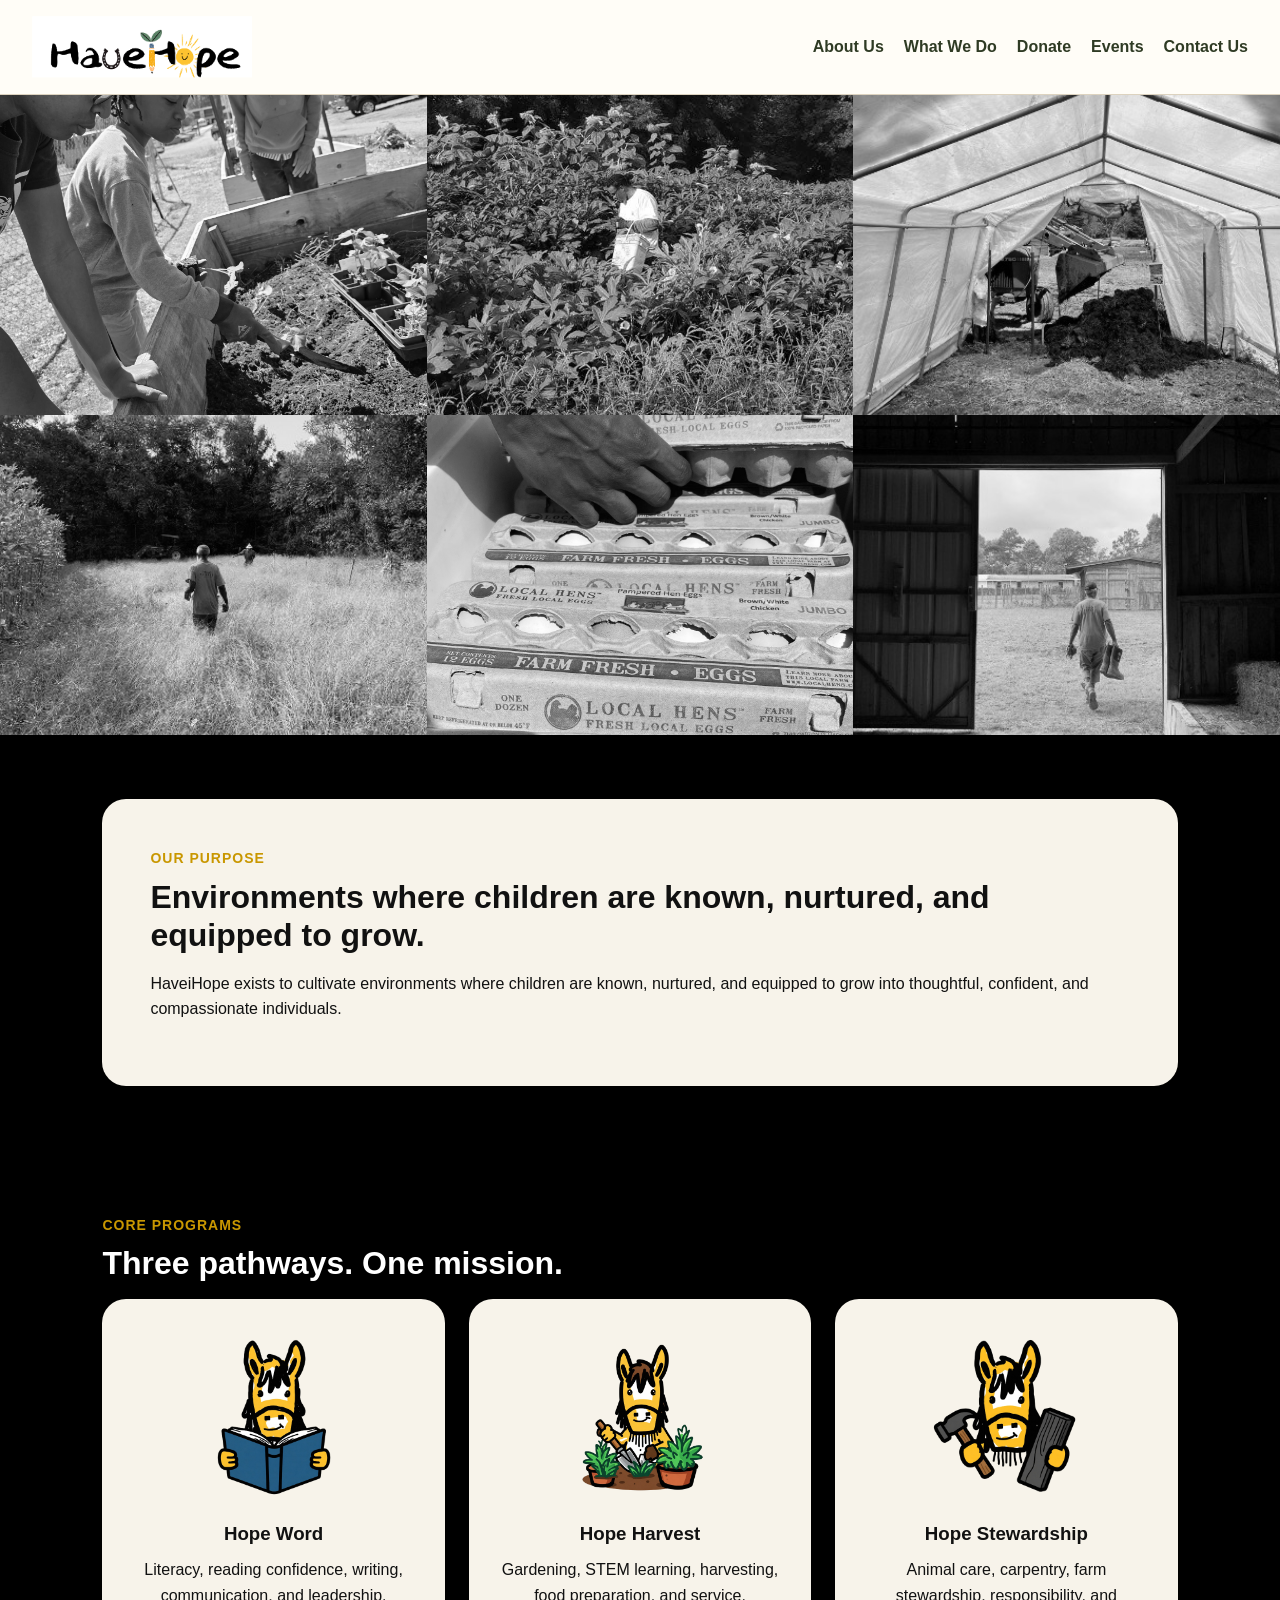
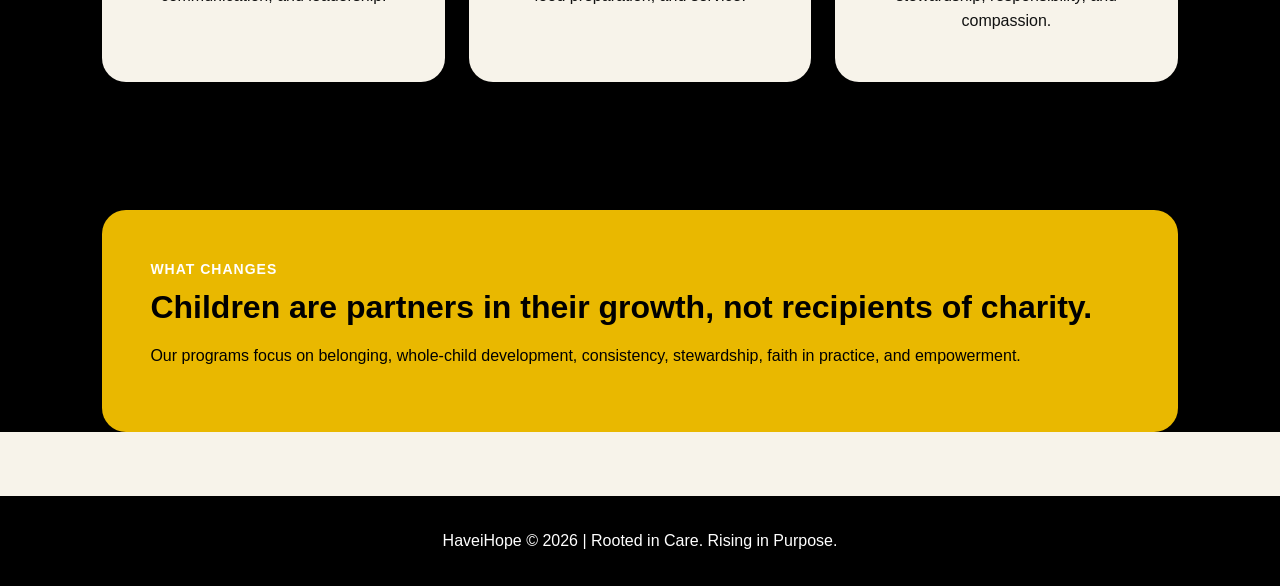
<file: index.html>
<!DOCTYPE html>
<html lang="en">
<head>
  <meta charset="UTF-8">
  <meta name="viewport" content="width=device-width, initial-scale=1.0">
  <title>HaveiHope | About Us</title>
  <link rel="stylesheet" href="styles.css">
</head>
<body>
  <header class="site-header">
  <a href="index.html" class="brand">
    <img src="images/logo-primary.png" alt="HaveiHope logo">
  </a>

  <button class="menu-button" id="menuButton">☰</button>

  <nav class="navbar" id="navbar">
    <a href="index.html">About Us</a>
    <a href="programs.html">What We Do</a>
    <a href="donate.html">Donate</a>
    <a href="events.html">Events</a>
    <a href="contact.html">Contact Us</a>
  </nav>
</header>
  <main class="about-page">

  <!-- IMAGE COLLAGE -->
  <section class="about-collage">
    <img src="images/child-planting.jpg" alt="Child planting seeds in a garden bed">
    <img src="images/garden-harvest.jpg" alt="Harvested vegetables being collected from a garden">
    <img src="images/green-house.jpg" alt="Greenhouse used for growing plants and vegetables">
    <img src="images/fieldwalking.jpg" alt="Volunteers walking through a farm field">
    <img src="images/eggs-cartons.jpg" alt="Volunteers walking through a farm field">
    <img src="images/herobarn.jpg" alt="Barn on the HaveiHope farm">
  </section>

  <!-- PURPOSE -->
  <section class="color-block cream-block">
    <p class="eyebrow">OUR PURPOSE</p>
    <h2>Environments where children are known, nurtured, and equipped to grow.</h2>
    <p>
      HaveiHope exists to cultivate environments where children are known,
      nurtured, and equipped to grow into thoughtful, confident, and compassionate individuals.
    </p>
  </section>


  <!-- CORE PROGRAMS -->
  <section class="section black-section">
    <p class="eyebrow">CORE PROGRAMS</p>
    <h2>Three pathways. One mission.</h2>

    <div class="program-preview-grid">
      <article>
        <img src="images/icon-hope-word.png" alt="icon for Hope Word Program">
        <h3>Hope Word</h3>
        <p>Literacy, reading confidence, writing, communication, and leadership.</p>
      </article>

      <article>
        <img src="images/icon-hope-harvest.png" alt="icon for Hope Harvest Program">
        <h3>Hope Harvest</h3>
        <p>Gardening, STEM learning, harvesting, food preparation, and service.</p>
      </article>

      <article>
        <img src="images/icon-hope-stewardship.png" alt="icon for Hope Stewardship Program">
        <h3>Hope Stewardship</h3>
        <p>Animal care, carpentry, farm stewardship, responsibility, and compassion.</p>
      </article>
    </div>
  </section>
    <!-- WHAT CHANGES -->
  <section class="color-block gold-block">
    <p class="eyebrow white-eyebrow">What Changes</p>
    <h2>Children are partners in their growth, not recipients of charity.</h2>
    <p>
      Our programs focus on belonging, whole-child development, consistency,
      stewardship, faith in practice, and empowerment.
    </p>
  </section> </main>

    <footer>
  <p>HaveiHope © 2026 | Rooted in Care. Rising in Purpose.</p>
</footer>
</body>
</file>
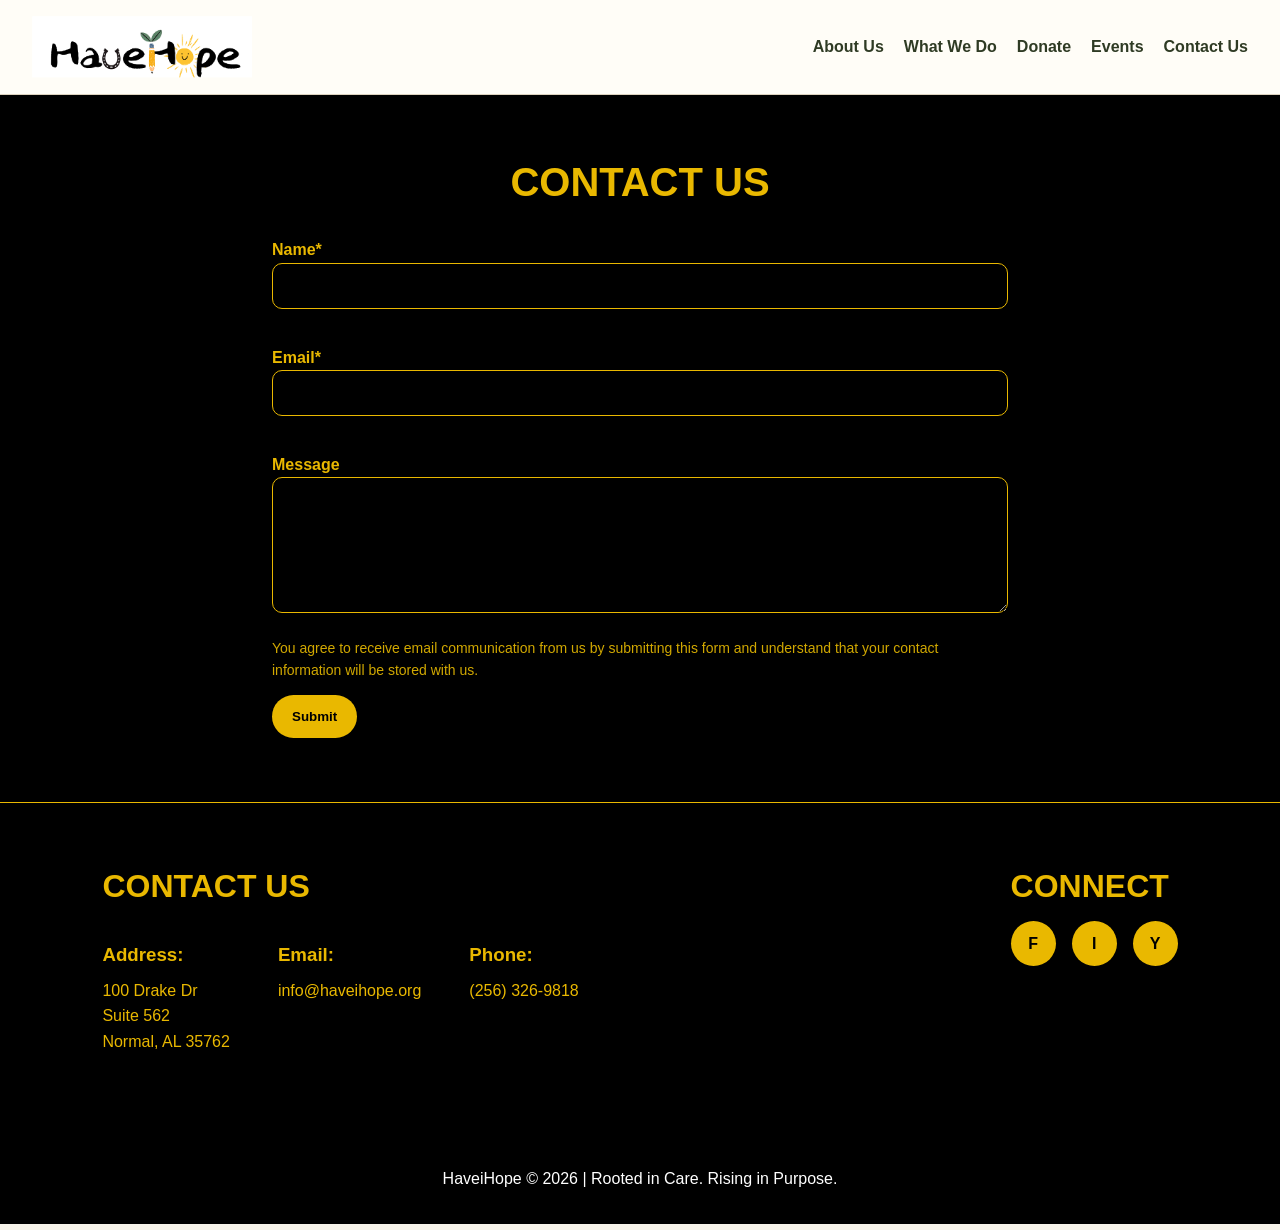
<file: contact.html>
<!DOCTYPE html>
<html lang="en">
<head>
  <meta charset="UTF-8">
  <meta name="viewport" content="width=device-width, initial-scale=1.0">
  <title>Contact Us | HaveiHope</title>
  <link rel="stylesheet" href="styles.css">
</head>
<body>

<header class="site-header">
  <a href="index.html" class="brand">
    <img src="images/logo-primary.png" alt="HaveiHope logo">
  </a>

  <button class="menu-button" id="menuButton">☰</button>

  <nav class="navbar" id="navbar">
    <a href="index.html">About Us</a>
    <a href="programs.html">What We Do</a>
    <a href="donate.html">Donate</a>
    <a href="events.html">Events</a>
    <a href="contact.html">Contact Us</a>
  </nav>
</header>

<main class="contact-page">

  <!-- FORM SECTION -->
  <section class="contact-form-section">
    <h1>CONTACT US</h1>

    <form>
      <label>Name*</label>
      <input type="text" required>

      <label>Email*</label>
      <input type="email" required>

      <label>Message</label>
      <textarea rows="6"></textarea>

      <p class="form-note">
        You agree to receive email communication from us by submitting this form and understand that your contact information will be stored with us.
      </p>

      <button type="submit">Submit</button>
    </form>
  </section>

  <!-- INFO SECTION -->
  <section class="contact-info-section">

    <div class="contact-info">
      <h2>CONTACT US</h2>

      <div class="info-grid">
        <div>
          <h3>Address:</h3>
          <p>
            100 Drake Dr<br>
            Suite 562<br>
            Normal, AL 35762
          </p>
        </div>

        <div>
          <h3>Email:</h3>
          <p>info@haveihope.org</p>
        </div>

        <div>
          <h3>Phone:</h3>
          <p>(256) 326-9818</p>
        </div>
      </div>
    </div>

    <div class="connect">
      <h2>CONNECT</h2>

      <div class="social-icons">
        <a href="#">F</a>
        <a href="#">I</a>
        <a href="#">Y</a>
      </div>
    </div>

  </section>

</main>

<footer>
  <p>HaveiHope © 2026 | Rooted in Care. Rising in Purpose.</p>
</footer>

<script src="script.js"></script>
</body>
</html>
</file>
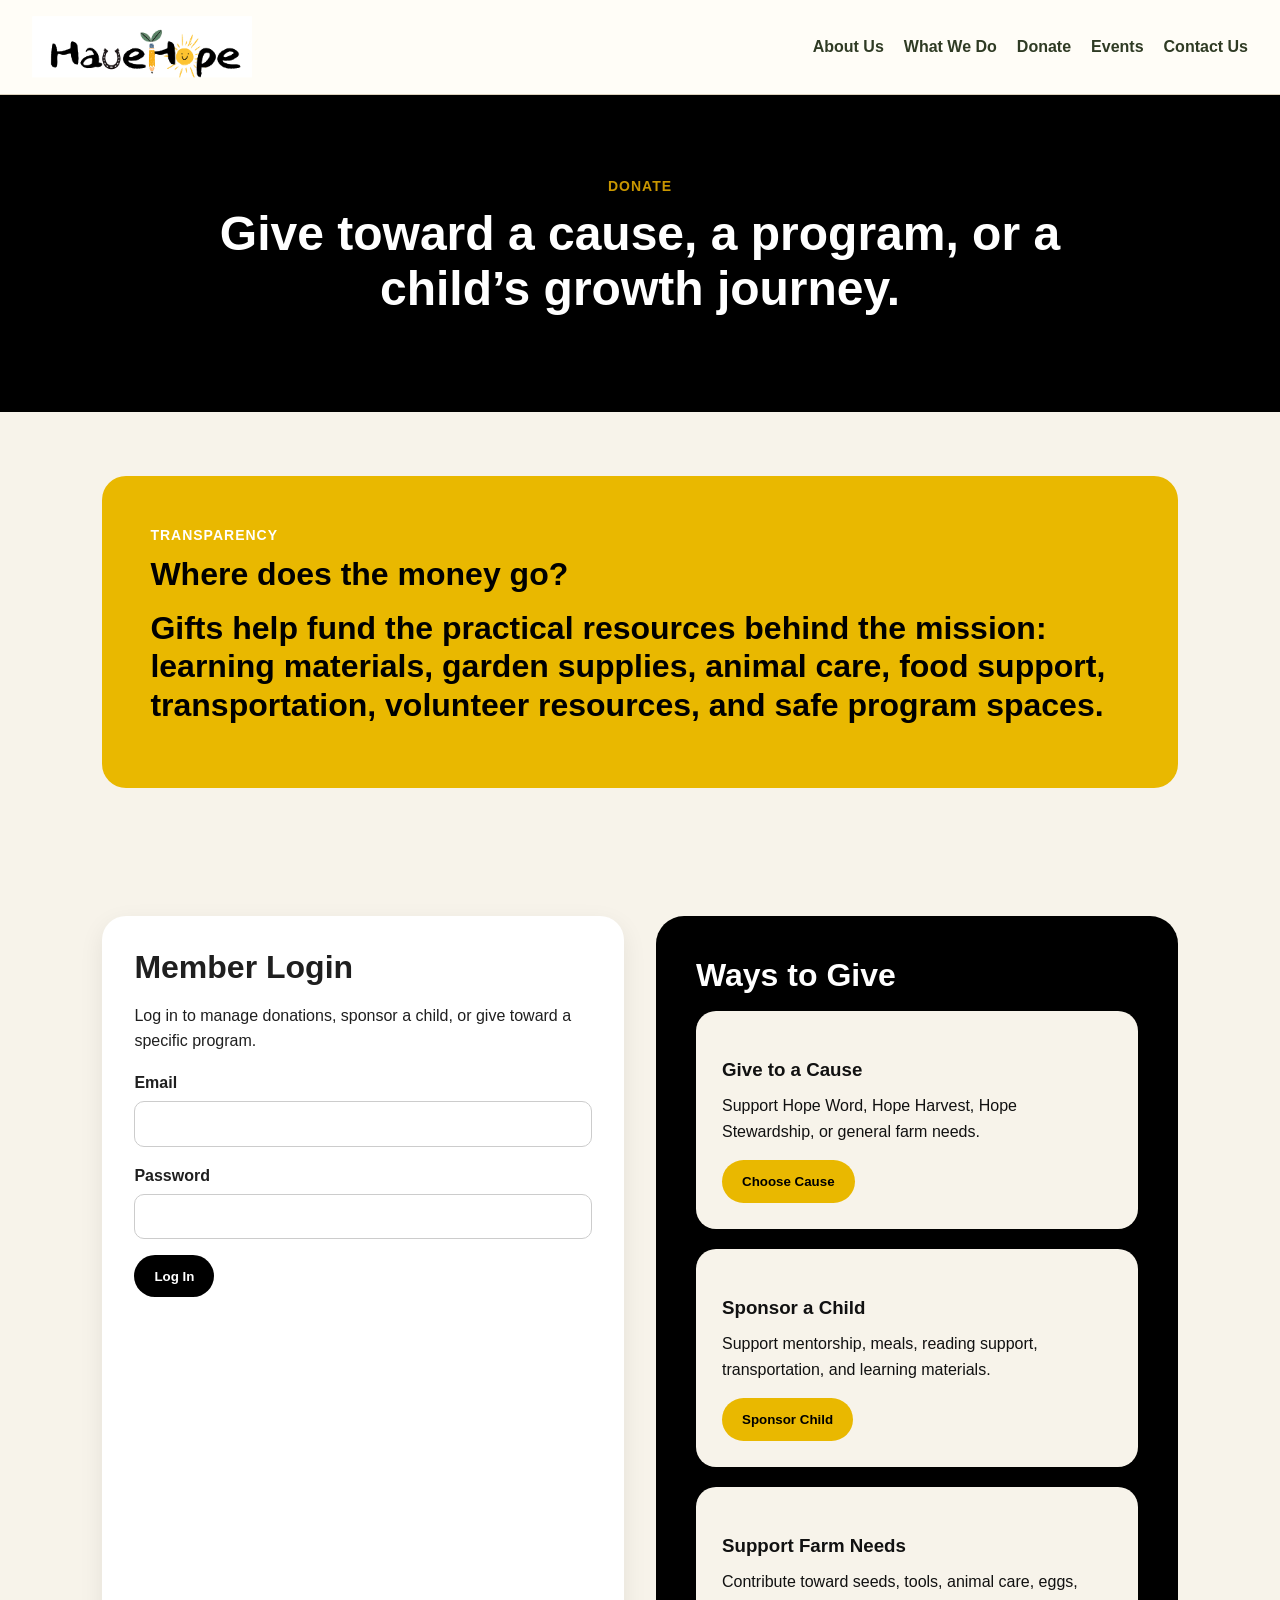
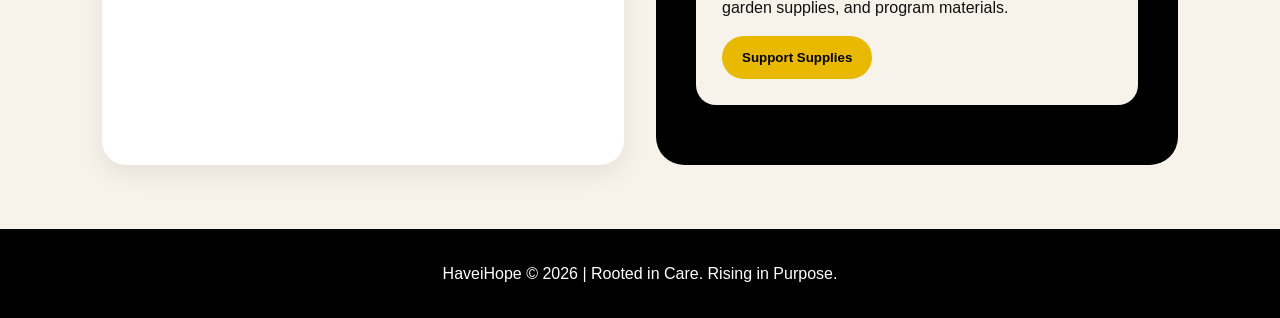
<file: donate.html>
<!DOCTYPE html>
<html lang="en">
<head>
  <meta charset="UTF-8">
  <meta name="viewport" content="width=device-width, initial-scale=1.0">
  <title>Donate | HaveiHope</title>
  <link rel="stylesheet" href="styles.css">
</head>
<body>

<header class="site-header">
  <a href="index.html" class="brand">
    <img src="images/logo-primary.png" alt="HaveiHope logo">
  </a>

  <button class="menu-button" id="menuButton">☰</button>

  <nav class="navbar" id="navbar">
    <a href="index.html">About Us</a>
    <a href="programs.html">What We Do</a>
    <a href="donate.html">Donate</a>
    <a href="events.html">Events</a>
    <a href="contact.html">Contact Us</a>
  </nav>
</header>

<main>
<section class="page-hero black-hero center-hero">
  <p class="eyebrow">Donate</p>
  <h1>Give toward a cause, a program, or a child’s growth journey.</h1>
</section>

  <section class="color-block gold-block">
    <p class="eyebrow white-eyebrow">TRANSPARENCY</p>
  <h2>Where does the money go?</h2>
  <p><h2>Gifts help fund the practical resources behind the mission: learning materials,
    garden supplies, animal care, food support, transportation, volunteer resources,
    and safe program spaces.</h2>

</section>

  <section class="section donate-grid">
    <div class="member-card">
      <h2>Member Login</h2>
      <p>Log in to manage donations, sponsor a child, or give toward a specific program.</p>

      <form id="loginForm">
        <label for="loginEmail">Email</label>
        <input id="loginEmail" type="email" required>

        <label for="loginPassword">Password</label>
        <input id="loginPassword" type="password" required>

        <button class="dark-button" type="submit">Log In</button>
      </form>

      <p id="loginMessage" class="form-message"></p>
    </div>

    <div class="give-options">
      <h2>Ways to Give</h2>

      <article>
        <h3>Give to a Cause</h3>
        <p>Support Hope Word, Hope Harvest, Hope Stewardship, or general farm needs.</p>
        <button class="gold-button donation-button">Choose Cause</button>
      </article>

      <article>
        <h3>Sponsor a Child</h3>
        <p>Support mentorship, meals, reading support, transportation, and learning materials.</p>
        <button class="gold-button donation-button">Sponsor Child</button>
      </article>

      <article>
        <h3>Support Farm Needs</h3>
        <p>Contribute toward seeds, tools, animal care, eggs, garden supplies, and program materials.</p>
        <button class="gold-button donation-button">Support Supplies</button>
      </article>

      <p id="donationMessage" class="form-message"></p>
    </div>
  </section>

  
</main>

<footer>
  <p>HaveiHope © 2026 | Rooted in Care. Rising in Purpose.</p>
</footer>

<script src="script.js"></script>
</body>
</html>
</file>
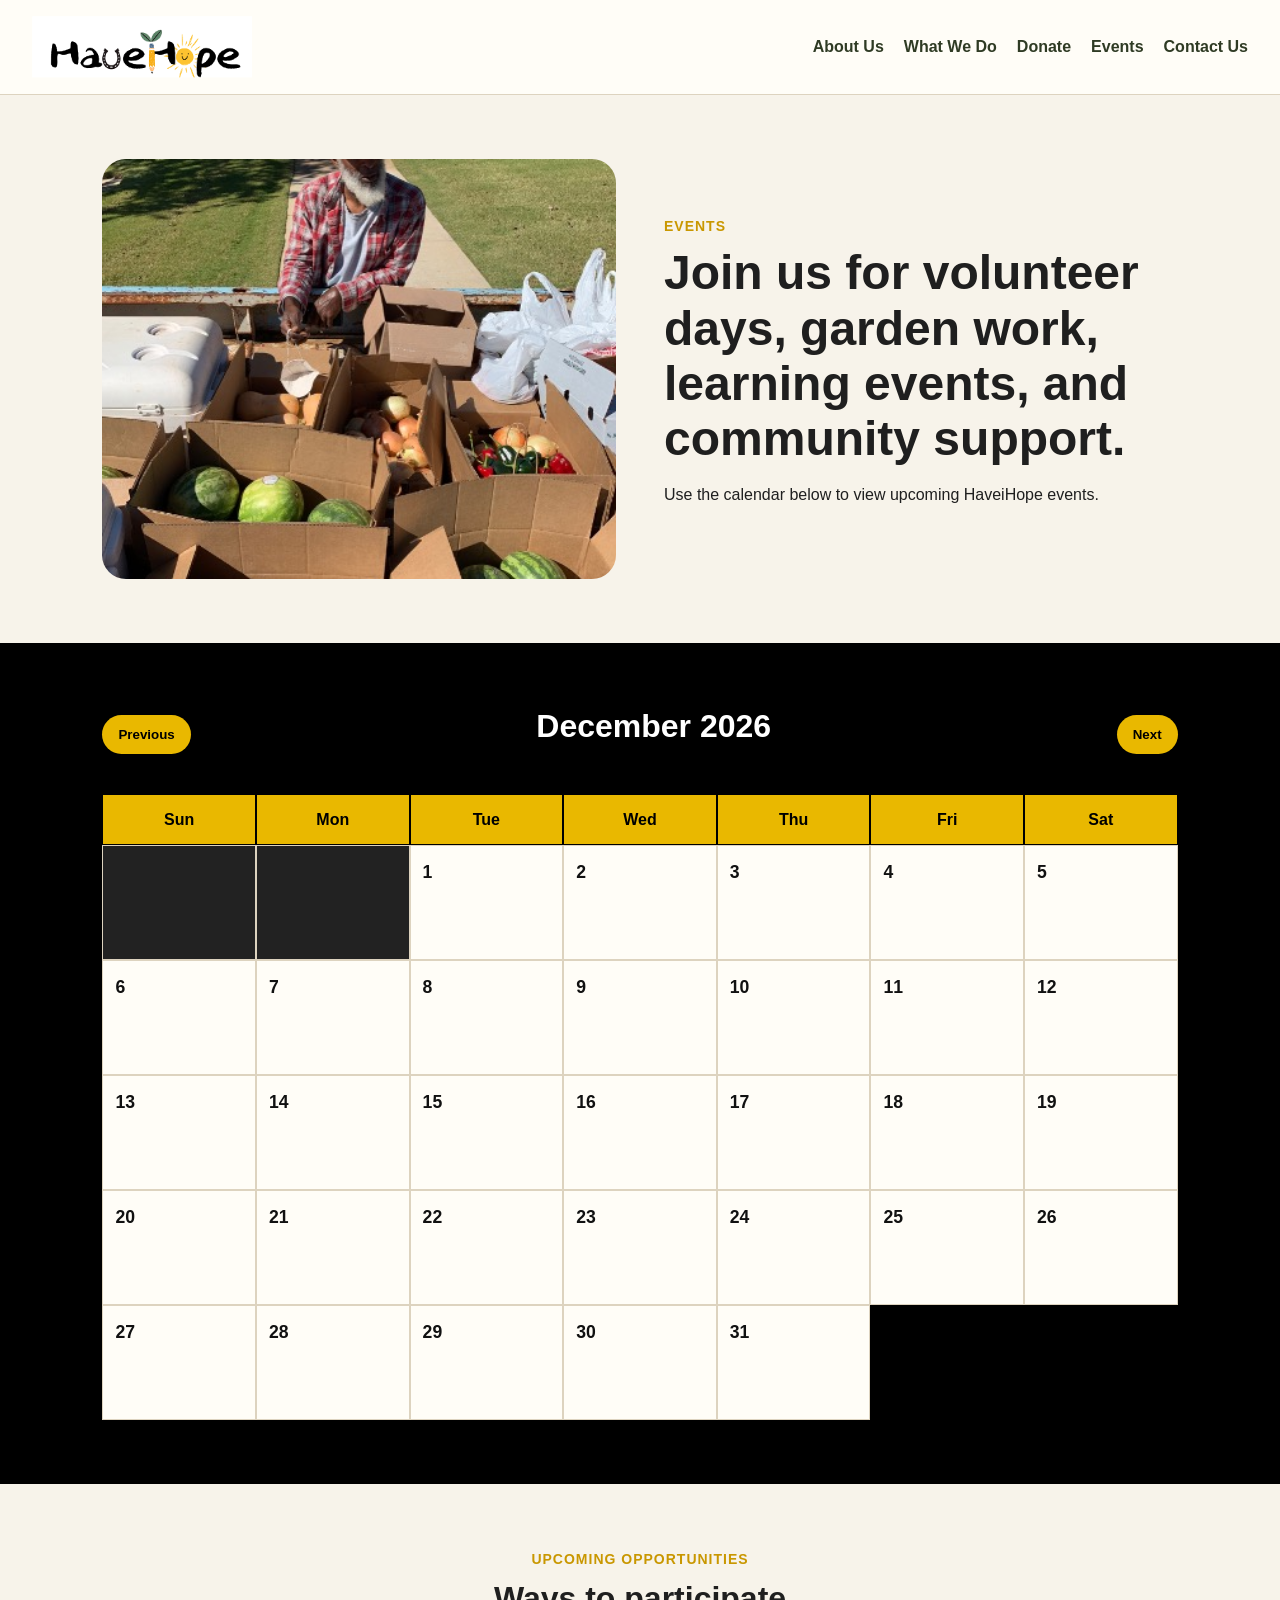
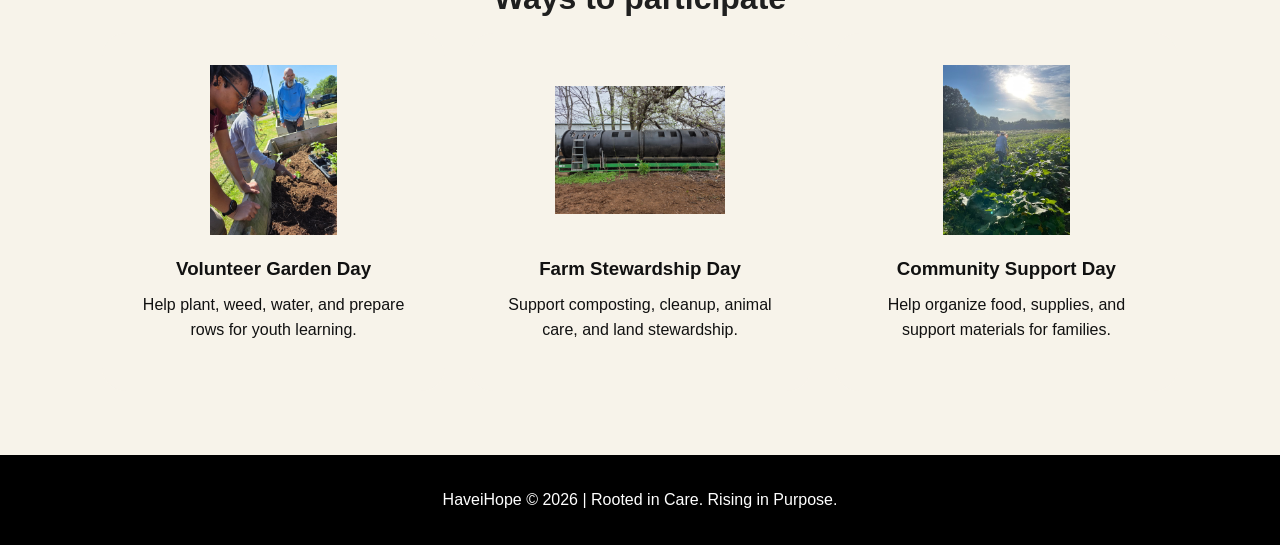
<file: events.html>
<!DOCTYPE html>
<html lang="en">
<head>
  <meta charset="UTF-8">
  <meta name="viewport" content="width=device-width, initial-scale=1.0">
  <title>Events | HaveiHope</title>
  <link rel="stylesheet" href="styles.css">
  <link rel="stylesheet" href="https://unpkg.com/aos@2.3.1/dist/aos.css">
</head>
<body>

<header class="site-header">
  <a class="logo" href="index.html">
    <img src="images/logo-primary.png" alt="HaveiHope logo">
  </a>

  <button class="menu-button" id="menuButton">☰</button>

  <nav class="navbar" id="navbar">
    <a href="index.html">About Us</a>
    <a href="programs.html">What We Do</a>
    <a href="donate.html">Donate</a>
    <a href="events.html">Events</a>
    <a href="contact.html">Contact Us</a>
  </nav>
</header>

<main>
  <section class="events-top">
    <img src="images/volunteerloading.jpg" alt="Volunteer loading donation boxes">
    <div>
      <p class="eyebrow">Events</p>
      <h1>Join us for volunteer days, garden work, learning events, and community support.</h1>
      <p>Use the calendar below to view upcoming HaveiHope events.</p>
    </div>
  </section>

  <section class="calendar-section">
    <div class="calendar-header">
      <button id="prevMonth" class="calendar-button">Previous</button>
      <h2 id="monthYear">Calendar</h2>
      <button id="nextMonth" class="calendar-button">Next</button>
    </div>

    <div class="weekday-row">
      <span>Sun</span>
      <span>Mon</span>
      <span>Tue</span>
      <span>Wed</span>
      <span>Thu</span>
      <span>Fri</span>
      <span>Sat</span>
    </div>

    <div class="calendar-grid" id="calendar"></div>
  </section>

  <section class="section">
    <p class="eyebrow center">Upcoming Opportunities</p>
    <h2 class="center">Ways to participate</h2>

    <div class="program-preview-grid">
      <article class="program-preview">
        <img src="images/child-planting.jpg" alt="Child planting in garden">
        <h3>Volunteer Garden Day</h3>
        <p>Help plant, weed, water, and prepare rows for youth learning.</p>
      </article>

      <article class="program-preview">
        <img src="images/compost-system.jpg" alt="Farm compost system">
        <h3>Farm Stewardship Day</h3>
        <p>Support composting, cleanup, animal care, and land stewardship.</p>
      </article>

      <article class="program-preview">
        <img src="images/produceboxes.jpg" alt="Boxes of produce">
        <h3>Community Support Day</h3>
        <p>Help organize food, supplies, and support materials for families.</p>
      </article>
    </div>
  </section>
</main>

<footer>
  <p>HaveiHope © 2026 | Rooted in Care. Rising in Purpose.</p>
</footer>

<script src="script.js"></script>
  <script src="https://unpkg.com/aos@2.3.1/dist/aos.js"></script>
</body>
</html>
</file>
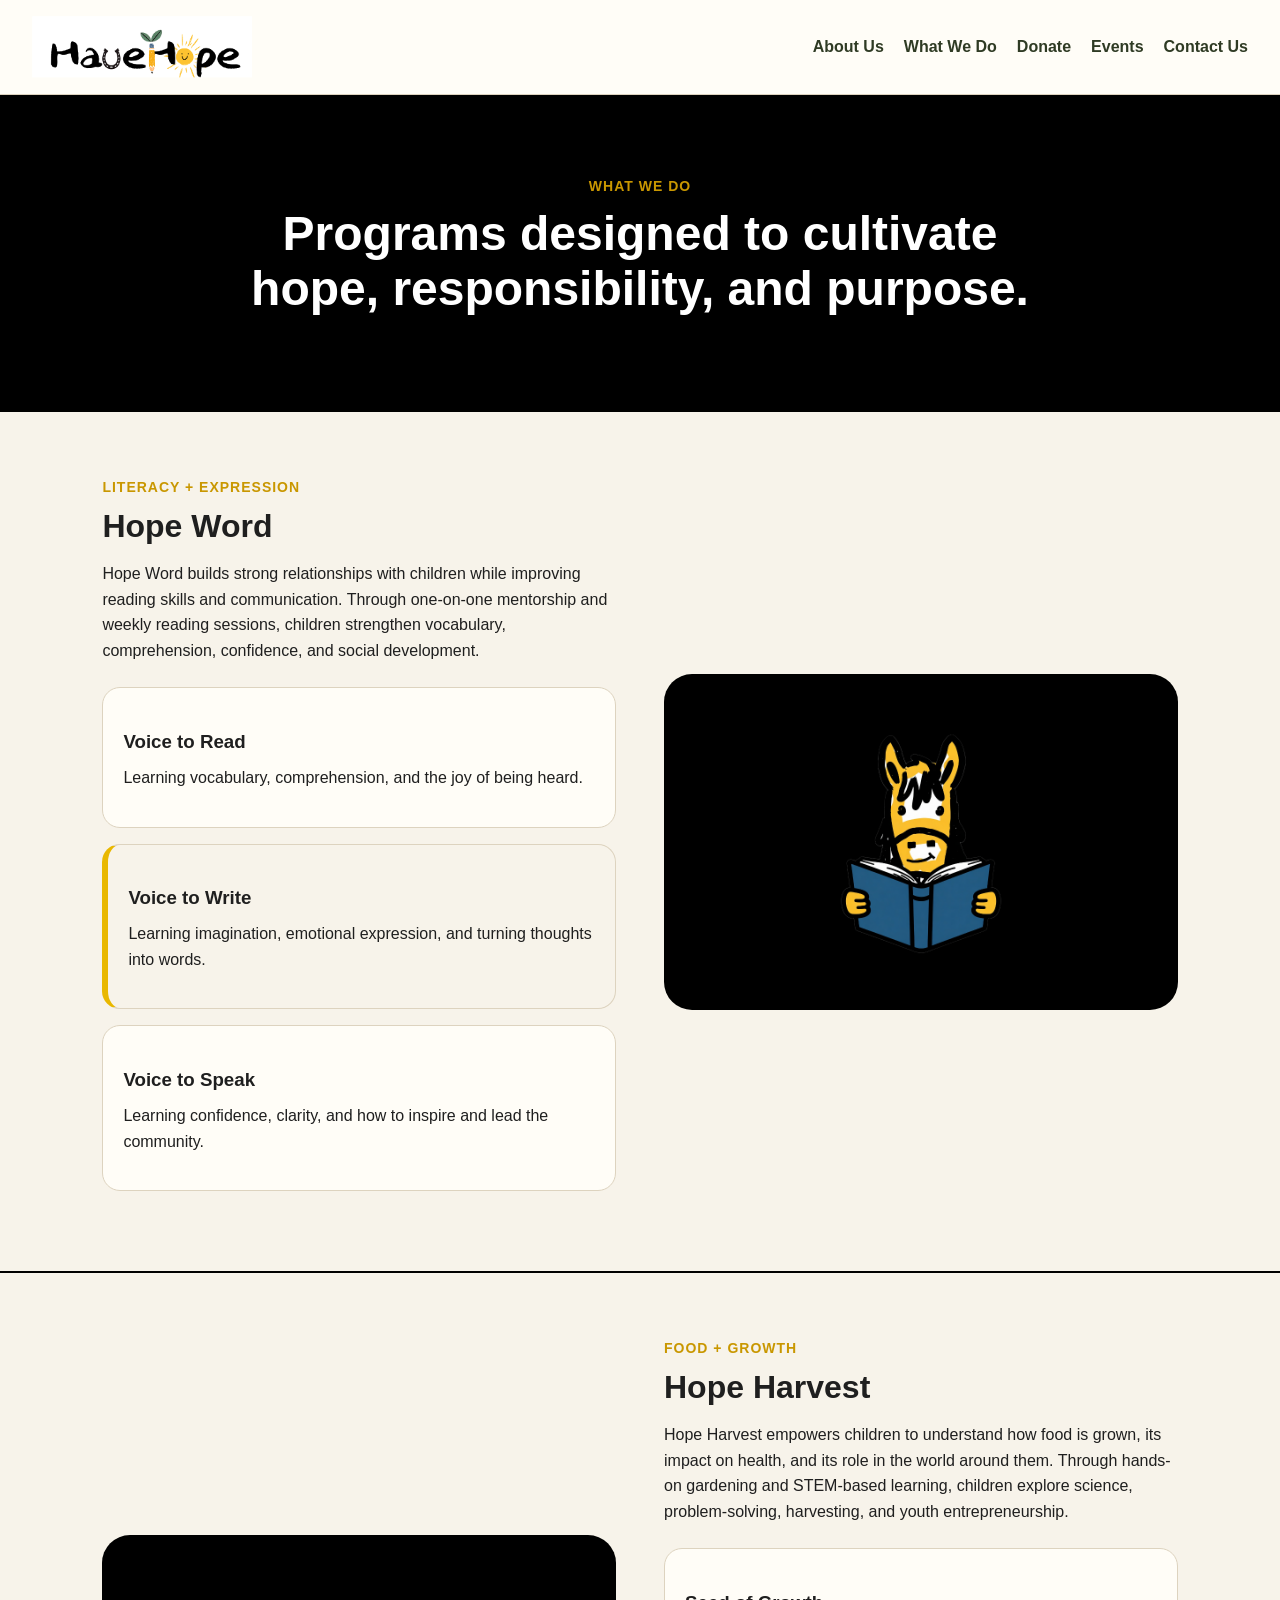
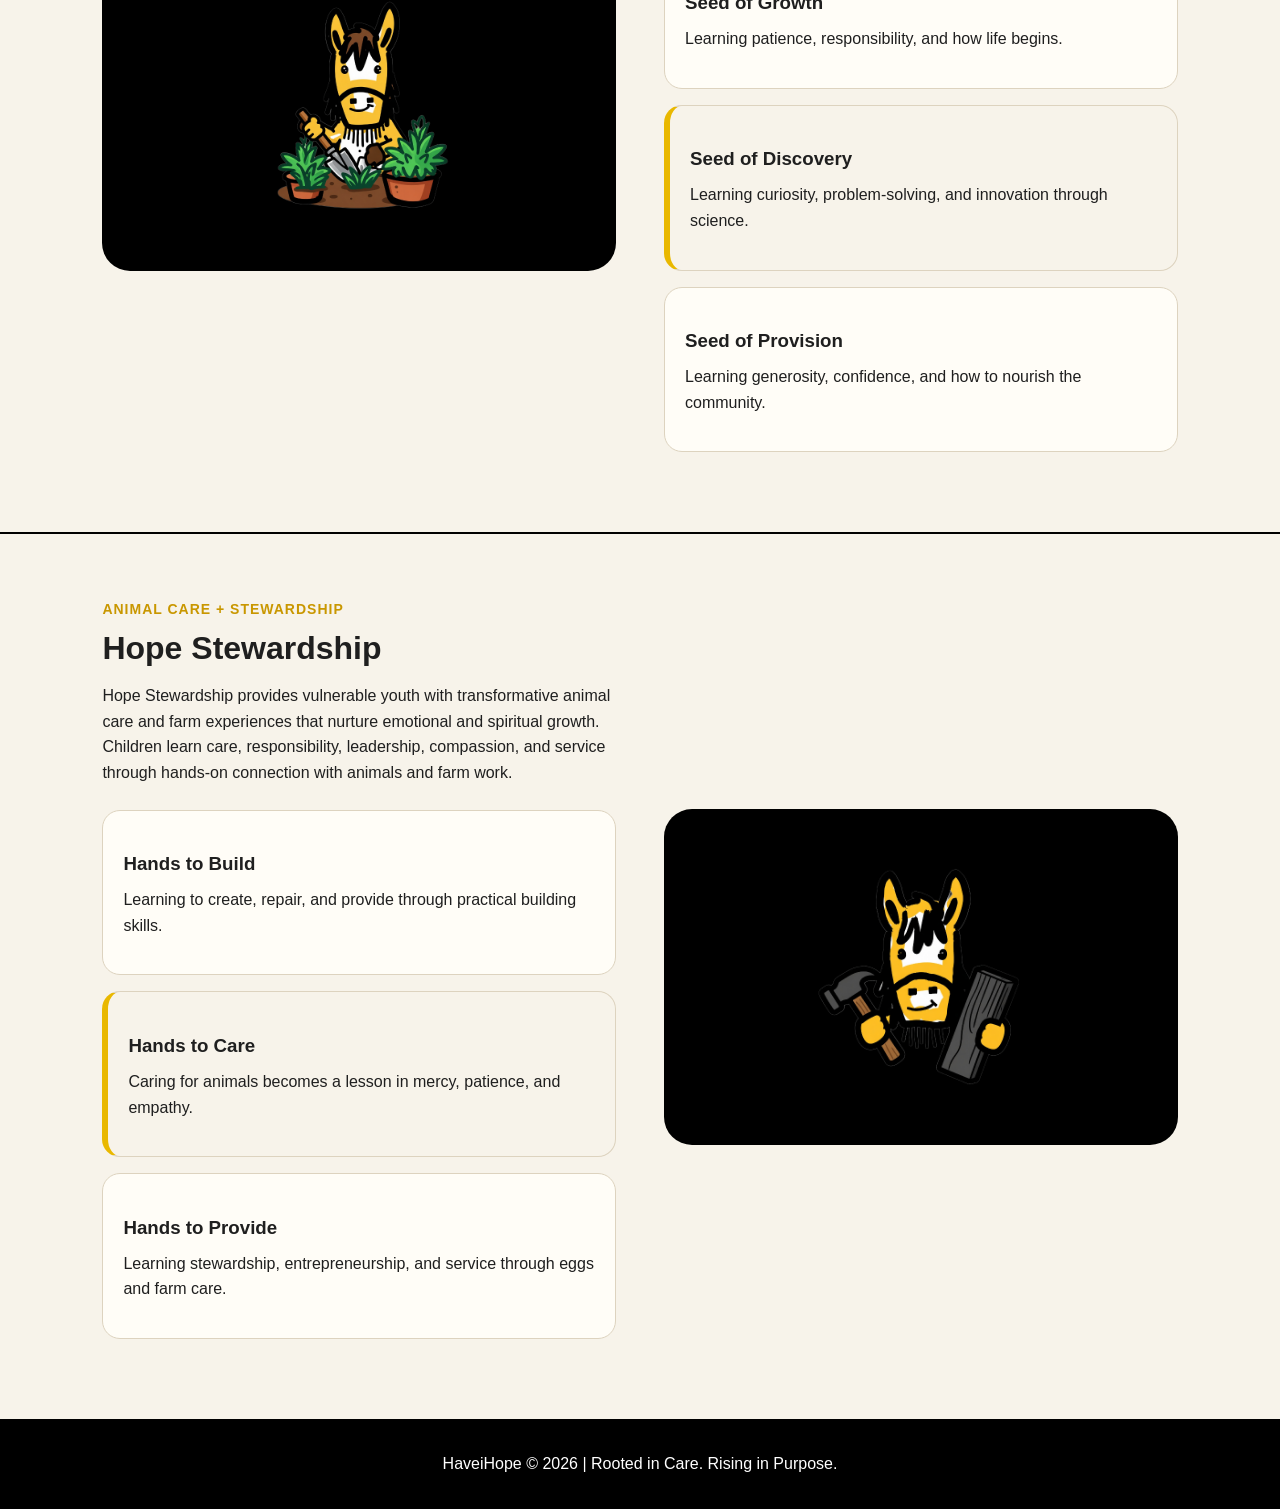
<file: programs.html>
<!DOCTYPE html>
<html lang="en">
<head>
  <meta charset="UTF-8">
  <meta name="viewport" content="width=device-width, initial-scale=1.0">
  <title>What We Do | HaveiHope</title>
  <link rel="stylesheet" href="styles.css">
  <link rel="stylesheet" href="https://unpkg.com/aos@2.3.1/dist/aos.css">
</head>
<body>

<header class="site-header">
  <a href="index.html" class="brand">
    <img src="images/logo-primary.png" alt="HaveiHope logo">
  </a>

  <button class="menu-button" id="menuButton">☰</button>

  <nav class="navbar" id="navbar">
    <a href="index.html">About Us</a>
    <a href="programs.html">What We Do</a>
    <a href="donate.html">Donate</a>
    <a href="events.html">Events</a>
    <a href="contact.html">Contact Us</a>
  </nav>
</header>

<main>
 <section class="page-hero black-hero center-hero">
  <p class="eyebrow">What We Do</p>
  <h1>Programs designed to cultivate hope, responsibility, and purpose.</h1>
</section>

  <section class="program-feature">
    <div class="program-copy">
      <p class="eyebrow">Literacy + Expression</p>
      <h2>Hope Word</h2>
      <p>
        Hope Word builds strong relationships with children while improving
        reading skills and communication. Through one-on-one mentorship and
        weekly reading sessions, children strengthen vocabulary, comprehension,
        confidence, and social development.
      </p>

      <div class="program-list">
        <article>
          <h3>Voice to Read</h3>
          <p>Learning vocabulary, comprehension, and the joy of being heard.</p>
        </article>

        <article class="highlight">
          <h3>Voice to Write</h3>
          <p>Learning imagination, emotional expression, and turning thoughts into words.</p>
        </article>

        <article>
          <h3>Voice to Speak</h3>
          <p>Learning confidence, clarity, and how to inspire and lead the community.</p>
        </article>
      </div>
    </div>

    <div class="program-visual black-card">
      <img src="images/icon-hope-word.png" alt="Hope Word program icon">
    </div>
  </section>

  <section class="program-feature alt-layout">
    <div class="program-visual black-card">
      <img src="images/icon-hope-harvest.png" alt="Hope Harvest program icon">
    </div>

    <div class="program-copy">
      <p class="eyebrow">Food + Growth</p>
      <h2>Hope Harvest</h2>
      <p>
        Hope Harvest empowers children to understand how food is grown, its
        impact on health, and its role in the world around them. Through
        hands-on gardening and STEM-based learning, children explore science,
        problem-solving, harvesting, and youth entrepreneurship.
      </p>

      <div class="program-list">
        <article>
          <h3>Seed of Growth</h3>
          <p>Learning patience, responsibility, and how life begins.</p>
        </article>

        <article class="highlight">
          <h3>Seed of Discovery</h3>
          <p>Learning curiosity, problem-solving, and innovation through science.</p>
        </article>

        <article>
          <h3>Seed of Provision</h3>
          <p>Learning generosity, confidence, and how to nourish the community.</p>
        </article>
      </div>
    </div>
  </section>

  <section class="program-feature">
    <div class="program-copy">
      <p class="eyebrow">Animal Care + Stewardship</p>
      <h2>Hope Stewardship</h2>
      <p>
        Hope Stewardship provides vulnerable youth with transformative animal
        care and farm experiences that nurture emotional and spiritual growth.
        Children learn care, responsibility, leadership, compassion, and service
        through hands-on connection with animals and farm work.
      </p>

      <div class="program-list">
        <article>
          <h3>Hands to Build</h3>
          <p>Learning to create, repair, and provide through practical building skills.</p>
        </article>

        <article class="highlight">
          <h3>Hands to Care</h3>
          <p>Caring for animals becomes a lesson in mercy, patience, and empathy.</p>
        </article>

        <article>
          <h3>Hands to Provide</h3>
          <p>Learning stewardship, entrepreneurship, and service through eggs and farm care.</p>
        </article>
      </div>
    </div>

    <div class="program-visual black-card">
      <img src="images/icon-hope-stewardship.png" alt="Hope Stewardship program icon">
    </div>
  </section>
</main>

<footer>
  <p>HaveiHope © 2026 | Rooted in Care. Rising in Purpose.</p>
</footer>

<script src="script.js"></script>
  <script src="https://unpkg.com/aos@2.3.1/dist/aos.js"></script>
</body>
</html>
</file>
<file: styles.css>
* {
  box-sizing: border-box;
}

body {
  margin: 0;
  font-family: Arial, sans-serif;
  background: #f7f3ea;
  color: #1f1f1f;
  line-height: 1.6;
  font-size: 16px;
}

img {
  max-width: 100%;
  display: block;
}

a {
  text-decoration: none;
}

/* HEADER */

.site-header {
  background: #fffdf7;
  padding: 1rem 2rem;
  display: flex;
  align-items: center;
  justify-content: space-between;
  border-bottom: 1px solid #ddd3bf;
  position: sticky;
  top: 0;
  z-index: 1000;
}

.brand img,
.logo img {
  max-width: 220px;
  height: auto;
}

.navbar {
  display: flex;
  gap: 1.25rem;
  align-items: center;
}

.navbar a {
  color: #2f3b24;
  font-weight: 700;
}

.navbar a:hover {
  color: #d97a24;
}

.menu-button {
  display: none;
  background: #000;
  color: #fff;
  border: none;
  padding: 0.5rem 0.75rem;
  border-radius: 8px;
  font-size: 1.25rem;
}

/* GENERAL */

section {
  padding: 4rem 8%;
}

.eyebrow {
  font-size: 14px;
  text-transform: uppercase;
  letter-spacing: 1px;
  color: #c99700;
  font-weight: 700;
  margin-bottom: 0.5rem;
}

.white-eyebrow {
  color: #fff;
}

h1 {
  font-size: 3rem;
  line-height: 1.15;
  margin: 0 0 1rem;
}

h2 {
  font-size: 2rem;
  line-height: 1.2;
  margin: 0 0 1rem;
}

h3 {
  margin-bottom: 0.5rem;
}

p {
  font-size: 16px;
  margin-top: 0;
}

.center {
  text-align: center;
}

/* ABOUT PAGE */

.about-page {
  background: #000;
}

.about-collage {
  display: grid;
  grid-template-columns: repeat(3, 1fr);
  padding: 0;
}

.about-collage img {
  width: 100%;
  height: 320px;
  object-fit: cover;
  filter: grayscale(100%);
  transition: 0.35s ease;
}

.about-collage img:hover {
  filter: grayscale(0%);
  transform: scale(1.02);
}

.color-block {
  margin: 4rem 8%;
  padding: 3rem;
  border-radius: 24px;
}

.cream-block {
  background: #f7f3ea;
  color: #111;
}

.gold-block {
  background: #e9b800;
  color: #000;
}

.black-section {
  background: #000;
  color: #fff;
}

.program-preview-grid {
  display: grid;
  grid-template-columns: repeat(3, 1fr);
  gap: 1.5rem;
}

.program-preview-grid article {
  background: #f7f3ea;
  color: #111;
  border-radius: 24px;
  padding: 2rem;
  text-align: center;
}

.program-preview-grid img {
  width: 170px;
  height: 170px;
  object-fit: contain;
  margin: 0 auto 1rem;
}

/* HERO */

.page-hero {
  padding: 5rem 8%;
}

.black-hero {
  background: #000;
  color: #fff;
}

.center-hero {
  text-align: center;
}

.center-hero h1,
.center-hero p {
  margin-left: auto;
  margin-right: auto;
  max-width: 850px;
}

/* PROGRAMS PAGE */

.program-feature {
  display: grid;
  grid-template-columns: 1fr 1fr;
  gap: 3rem;
  align-items: center;
  padding: 4rem 8%;
  border-bottom: 2px solid #000;
}

.program-feature:last-of-type {
  border-bottom: none;
}

.program-copy {
  max-width: 650px;
}

.program-copy p {
  max-width: 650px;
}

.program-list {
  margin-top: 1.5rem;
}

.program-list article {
  background: #fffdf7;
  border: 1px solid #ddd3bf;
  border-radius: 18px;
  padding: 1.25rem;
  margin-bottom: 1rem;
}

.program-list .highlight {
  background: #f7f3ea;
  border-left: 6px solid #e9b800;
}

.program-visual.black-card {
  background: #000;
  border-radius: 28px;
  padding: 3rem;
  display: flex;
  justify-content: center;
  align-items: center;
}

.program-visual img {
  width: 240px;
  height: 240px;
  object-fit: contain;
}

/* DONATE PAGE */

.donate-grid {
  display: grid;
  grid-template-columns: 1fr 1fr;
  gap: 2rem;
}

.member-card {
  background: #fff;
  border-radius: 24px;
  padding: 2rem;
  box-shadow: 0 8px 24px rgba(0, 0, 0, 0.08);
}

.member-card label {
  display: block;
  font-weight: 700;
  margin-bottom: 0.35rem;
}

input,
textarea {
  width: 100%;
  padding: 0.8rem;
  border-radius: 10px;
  border: 1px solid #ccc;
  margin-bottom: 1rem;
  font-size: 16px;
}

.give-options {
  background: #000;
  color: #fff;
  border-radius: 28px;
  padding: 2.5rem;
}

.give-options article {
  background: #f7f3ea;
  color: #111;
  border-radius: 20px;
  padding: 1.5rem;
  margin-bottom: 1.25rem;
  border: 2px solid transparent;
  transition: 0.3s ease;
}

.give-options article:hover {
  transform: translateY(-5px);
  border-color: #e9b800;
}

.gold-button,
.dark-button {
  border: none;
  padding: 0.85rem 1.25rem;
  border-radius: 999px;
  font-weight: 700;
  cursor: pointer;
}

.gold-button {
  background: #e9b800;
  color: #000;
}

.dark-button {
  background: #000;
  color: #fff;
}
.donate-title {
  font-size: 20px;
  color: #e9b800;
  text-align: center;
}

/* EVENTS PAGE */

.events-top {
  display: grid;
  grid-template-columns: 1fr 1fr;
  gap: 3rem;
  align-items: center;
  background: #f7f3ea;
}

.events-top img {
  width: 100%;
  height: 420px;
  object-fit: cover;
  border-radius: 24px;
}

.calendar-section {
  background: #000;
  color: #fff;
}

.calendar-header {
  display: flex;
  align-items: center;
  justify-content: space-between;
  gap: 1rem;
  margin-bottom: 2rem;
}

.calendar-button {
  background: #e9b800;
  color: #000;
  border: none;
  padding: 0.75rem 1rem;
  border-radius: 999px;
  font-weight: 700;
  cursor: pointer;
}

.weekday-row,
.calendar-grid {
  display: grid;
  grid-template-columns: repeat(7, 1fr);
}

.weekday-row span {
  background: #e9b800;
  color: #000;
  padding: 0.75rem;
  text-align: center;
  font-weight: 700;
  border: 1px solid #000;
}

.calendar-day {
  min-height: 115px;
  background: #fffdf7;
  color: #111;
  border: 1px solid #ddd3bf;
  padding: 0.75rem;
}

.calendar-day.empty {
  background: #222;
}

.calendar-day strong {
  display: block;
  font-size: 1.1rem;
  margin-bottom: 0.5rem;
}

.calendar-day p {
  font-size: 14px;
  font-weight: 700;
  color: #565d33;
}

/* CONTACT PAGE */

.contact-page {
  background: #000;
  color: #e9b800;
}

.contact-form-section {
  max-width: 800px;
  margin: 0 auto;
  padding: 4rem 2rem;
}

.contact-form-section h1 {
  text-align: center;
  font-size: 2.5rem;
  margin-bottom: 2rem;
}

.contact-form-section label {
  display: block;
  margin-top: 1.25rem;
  font-weight: 700;
}

.contact-form-section input,
.contact-form-section textarea {
  background: transparent;
  border: 1px solid #e9b800;
  color: #e9b800;
}

.form-note {
  font-size: 14px;
  color: #d1a800;
}

.contact-form-section button {
  background: #e9b800;
  color: #000;
  border: none;
  padding: 0.85rem 1.25rem;
  border-radius: 999px;
  font-weight: 700;
  cursor: pointer;
}

.contact-info-section {
  display: flex;
  justify-content: space-between;
  gap: 3rem;
  border-top: 1px solid #e9b800;
}

.info-grid {
  display: flex;
  gap: 3rem;
}

.social-icons {
  display: flex;
  gap: 1rem;
}

.social-icons a {
  width: 45px;
  height: 45px;
  background: #e9b800;
  color: #000;
  display: flex;
  align-items: center;
  justify-content: center;
  border-radius: 50%;
  font-weight: 700;
}

/* FOOTER */

footer {
  text-align: center;
  padding: 2rem;
  background: #000;
  color: #fff;
}

footer p {
  margin: 0 auto;
}

/* MOBILE */

@media (max-width: 768px) {
  .site-header {
    align-items: flex-start;
  }

  .menu-button {
    display: block;
  }

  .navbar {
    display: none;
    flex-direction: column;
    width: 100%;
    position: absolute;
    top: 100%;
    left: 0;
    background: #fffdf7;
    padding: 1rem 2rem;
    border-bottom: 1px solid #ddd3bf;
  }

  .navbar.show {
    display: flex;
  }

  .about-collage,
  .program-preview-grid,
  .program-feature,
  .donate-grid,
  .events-top {
    grid-template-columns: 1fr;
  }

  .about-collage img {
    height: 240px;
  }

  h1 {
    font-size: 2.1rem;
  }

  h2 {
    font-size: 1.6rem;
  }

  .color-block {
    margin: 2rem;
    padding: 2rem;
  }

  .weekday-row span {
    font-size: 12px;
    padding: 0.4rem;
  }

  .calendar-day {
    min-height: 80px;
    padding: 0.4rem;
  }

  .calendar-day p {
    font-size: 11px;
  }

  .contact-info-section,
  .info-grid {
    flex-direction: column;
  }
}
/* BUTTON BOUNCE ANIMATION */

@keyframes buttonBounce {
  0%, 100% {
    transform: translateY(-25%);
    animation-timing-function: cubic-bezier(0.8, 0, 1, 1);
  }
  50% {
    transform: translateY(0);
    animation-timing-function: cubic-bezier(0, 0, 0.2, 1);
  }
}

/* APPLY TO ALL BUTTONS */

button,
.gold-button,
.dark-button,
.main-button,
.light-button {
  transition: transform 0.2s ease;
}

button:hover,
.gold-button:hover,
.dark-button:hover,
.main-button:hover,
.light-button:hover {
  animation: buttonBounce 1s infinite;
}
</file>
